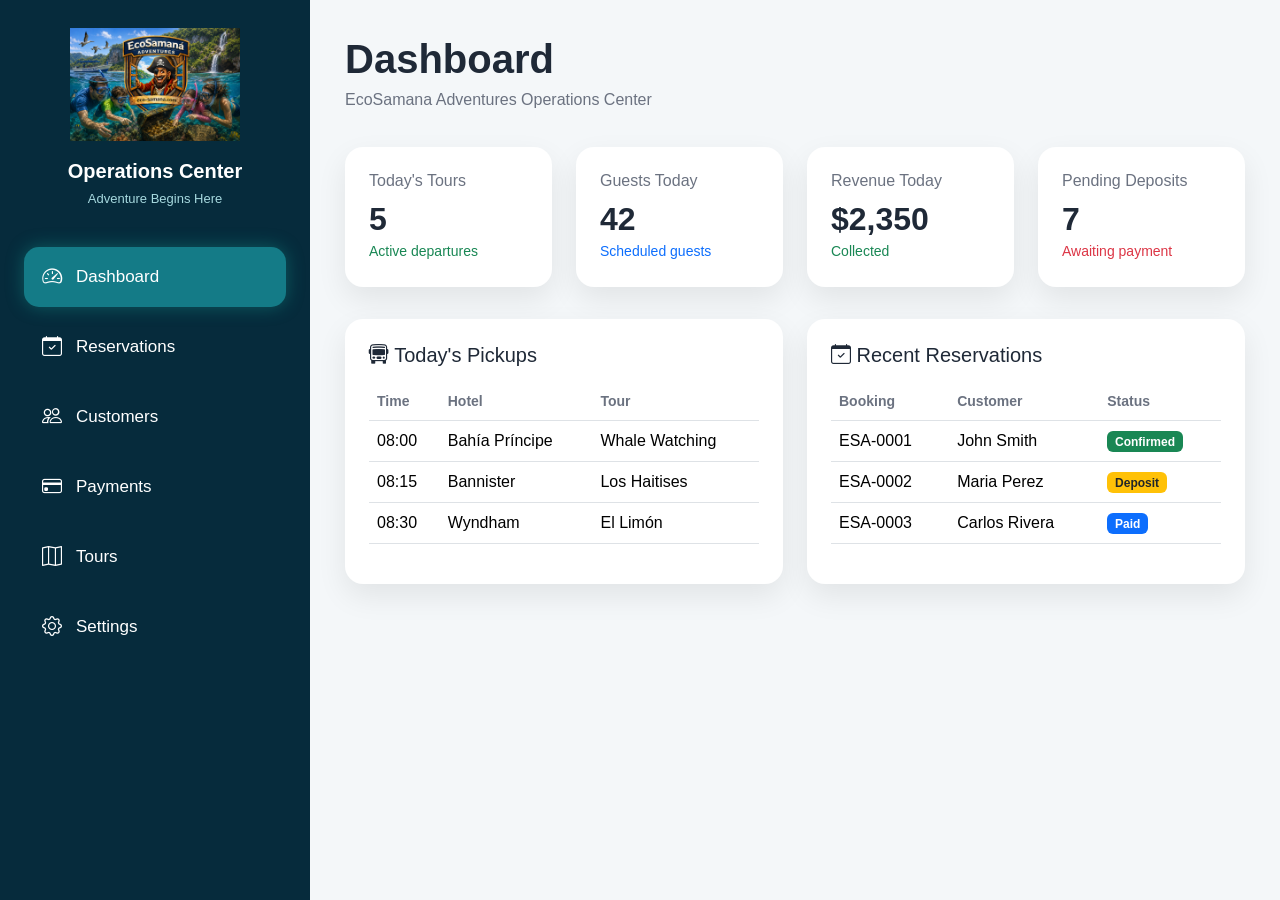
<file: index.html>
<!DOCTYPE html>
<html lang="en">
<head>
  <meta charset="UTF-8" />
  <meta name="viewport" content="width=device-width, initial-scale=1.0" />

  <title>EcoSamana CRM</title>

  <link href="https://cdn.jsdelivr.net/npm/bootstrap@5.3.7/dist/css/bootstrap.min.css" rel="stylesheet">
  <link href="https://cdn.jsdelivr.net/npm/bootstrap-icons@1.13.1/font/bootstrap-icons.css" rel="stylesheet">
  <link rel="stylesheet" href="assets/css/style.css">
</head>

<body>

  <div class="crm-shell">

    <aside class="crm-sidebar">

      <div class="crm-brand">
        <img src="assets/images/logo-treasure-hunt.png" alt="EcoSamana Adventures" class="crm-logo">
        <h3>Operations Center</h3>
        <p>Adventure Begins Here</p>
      </div>

      <nav class="crm-nav">
        <a href="#" class="active" data-page="dashboard">
          <i class="bi bi-speedometer2"></i> Dashboard
        </a>

        <a href="#" data-page="reservations">
          <i class="bi bi-calendar-check"></i> Reservations
        </a>

        <a href="#" data-page="customers">
          <i class="bi bi-people"></i> Customers
        </a>

        <a href="#" data-page="payments">
          <i class="bi bi-credit-card"></i> Payments
        </a>

        <a href="#" data-page="tours">
          <i class="bi bi-map"></i> Tours
        </a>

        <a href="#" data-page="settings">
          <i class="bi bi-gear"></i> Settings
        </a>
      </nav>

    </aside>

    <main class="crm-main">

      <header class="crm-header">

  <div>
    <h1 id="page-title">Dashboard</h1>
    <p>EcoSamana Adventures Operations Center</p>
  </div>

</header>

      <section id="app-content"></section>

    </main>

  </div>

  <script src="https://cdn.jsdelivr.net/npm/bootstrap@5.3.7/dist/js/bootstrap.bundle.min.js"></script>
  <script src="assets/js/app.js"></script>

</body>
</html>
</file>
<file: assets/css/style.css>
@import url("variables.css");
@import url("layout.css");
@import url("dashboard.css");
@import url("tables.css");
@import url("forms.css");
@import url("buttons.css");
@import url("responsive.css");
</file>
